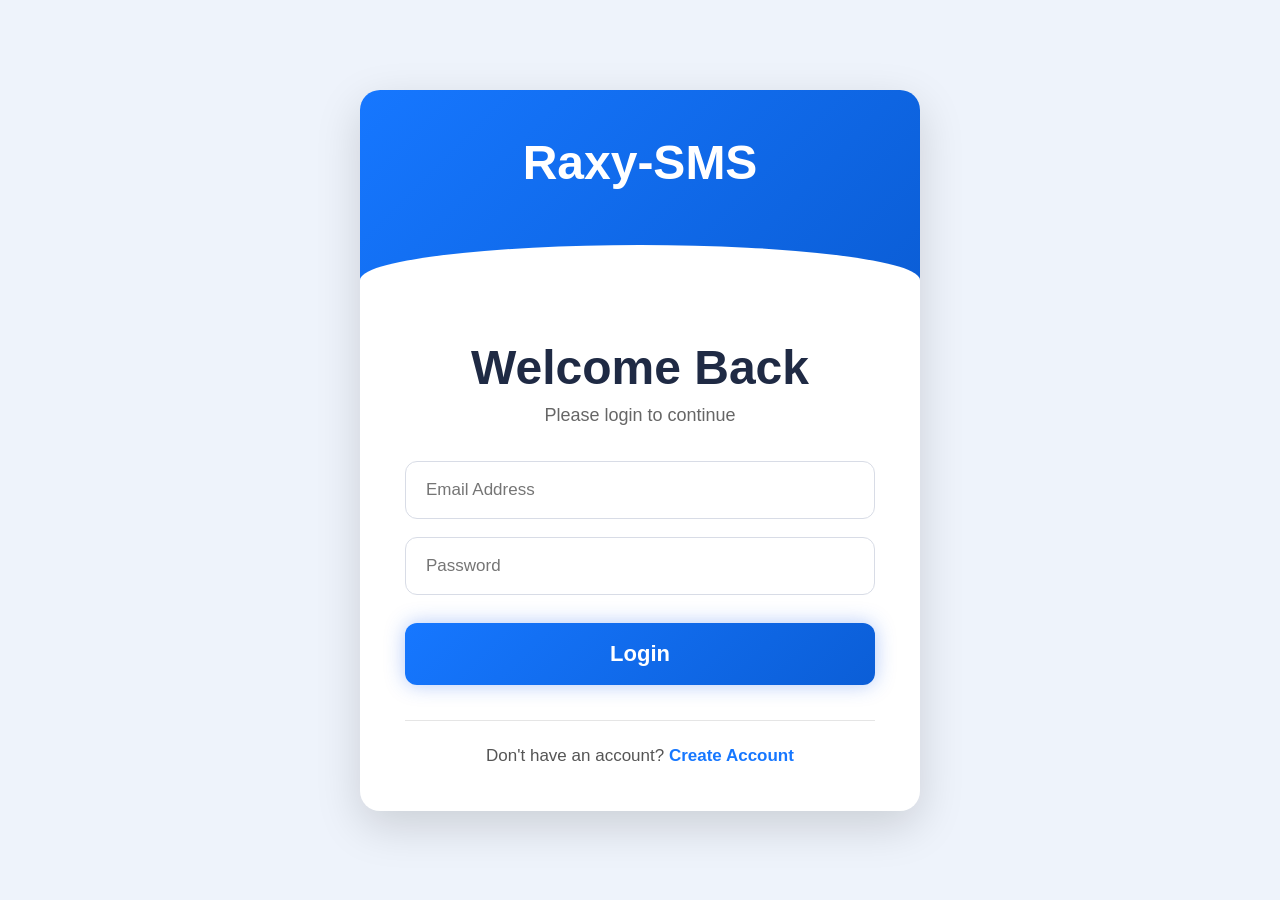
<file: login.html>
<!DOCTYPE html>
<html lang="en">

<head>

<meta charset="UTF-8">

<meta name="viewport" content="width=device-width, initial-scale=1.0">

<title>Welcome Back | Raxy-SMS</title>

<link rel="stylesheet" href="style.css">

</head>

<body class="auth-body">

<div class="auth-container">

<div class="auth-top">

<h1>Raxy-SMS</h1>

</div>

<div class="auth-box">

<h2>Welcome Back</h2>

<p>

Please login to continue

</p>

<form id="loginForm">

<input
type="email"
id="loginEmail"
placeholder="Email Address"
required
>

<input
type="password"
id="loginPassword"
placeholder="Password"
required
>

<button type="submit">

Login

</button>

</form>

<div class="auth-footer">

Don't have an account?

<a href="register.html">

Create Account

</a>

</div>

</div>

</div>

<script src="script.js"></script>

</body>

</html>
</file>
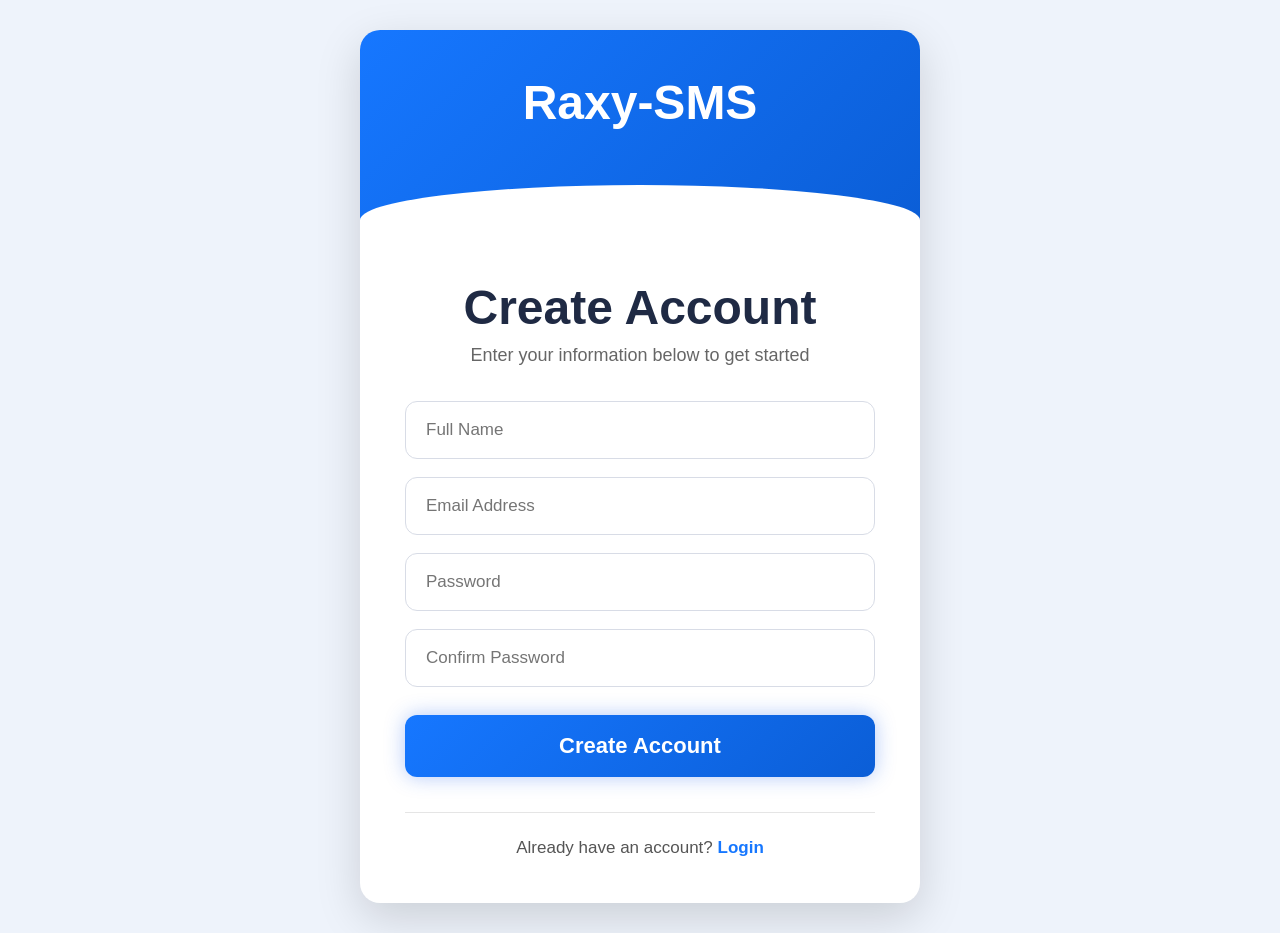
<file: register.html>
<!DOCTYPE html>
<html lang="en">

<head>

<meta charset="UTF-8">

<meta name="viewport" content="width=device-width, initial-scale=1.0">

<title>Create Account | Raxy-SMS</title>

<link rel="stylesheet" href="style.css">

</head>

<body class="auth-body">

<div class="auth-container">

<div class="auth-top">

<h1>Raxy-SMS</h1>

</div>


<div class="auth-box">

<h2>Create Account</h2>

<p>
Enter your information below to get started
</p>


<form id="registerForm">

<input
type="text"
placeholder="Full Name"
id="name"
required
>

<input
type="email"
placeholder="Email Address"
id="email"
required
>

<input
type="password"
placeholder="Password"
id="password"
required
>

<input
type="password"
placeholder="Confirm Password"
id="confirmPassword"
required
>

<button type="submit">

Create Account

</button>

</form>


<div class="auth-footer">

Already have an account?

<a href="login.html">

Login

</a>

</div>

</div>

</div>

<script src="script.js"></script>

</body>

</html>
</file>
<file: style.css>
/* =========================
   RAXY-SMS GLOBAL STYLE
========================= */

*{
    margin:0;
    padding:0;
    box-sizing:border-box;
    font-family:Arial, sans-serif;
}

body{
    background:#050b18;
    color:#fff;
    overflow-x:hidden;
}


/* HEADER */

.header{
    width:100%;
    padding:20px 8%;
    display:flex;
    justify-content:space-between;
    align-items:center;
    background:#081225;
    border-bottom:1px solid rgba(255,255,255,.08);
}

.logo{
    display:flex;
    align-items:center;
    gap:15px;
}

.logo img{
    width:70px;
    height:70px;
    object-fit:cover;
    border-radius:18px;
    border:2px solid #3b82f6;
    box-shadow:0 0 20px rgba(59,130,246,.45);
}

.logo h2{
    color:#3b82f6;
    font-size:28px;
    font-weight:bold;
}

nav{
    display:flex;
    align-items:center;
}

nav a{
    color:#fff;
    text-decoration:none;
    margin-left:25px;
    font-size:16px;
    transition:.3s;
}

nav a:hover{
    color:#3b82f6;
}


/* HERO */

.hero{
    display:flex;
    justify-content:space-between;
    align-items:center;
    gap:60px;
    padding:80px 8%;
}

.hero-text{
    width:50%;
}

.hero-text h1{
    color:#60a5fa;
    font-size:34px;
    margin-bottom:20px;
}

.hero-text h2{
    font-size:48px;
    line-height:1.2;
    margin-bottom:20px;
}

.hero-text p{
    color:#cbd5e1;
    font-size:18px;
    line-height:1.8;
    margin-bottom:30px;
}

button{
    background:#2563eb;
    color:#fff;
    border:none;
    padding:15px 35px;
    font-size:17px;
    border-radius:40px;
    cursor:pointer;
    transition:.3s;
    box-shadow:0 0 20px rgba(37,99,235,.35);
}

button:hover{
    background:#1d4ed8;
    transform:translateY(-2px);
}

.hero-image{
    width:45%;
    display:flex;
    justify-content:center;
}

.hero-image img{
    width:100%;
    max-width:450px;
    border-radius:25px;
    box-shadow:0 0 35px rgba(59,130,246,.25);
}


/* STATS */

.stats{
    display:grid;
    grid-template-columns:repeat(4,1fr);
    gap:20px;
    padding:40px 8%;
}

.stats div{
    background:#111c33;
    padding:30px;
    text-align:center;
    border-radius:18px;
    transition:.3s;
}

.stats div:hover{
    transform:translateY(-5px);
}

.stats h2{
    color:#60a5fa;
    font-size:30px;
    margin-bottom:10px;
}

.stats p{
    color:#d1d5db;
}


/* HOW IT WORKS */

.how{
    padding:70px 8%;
    text-align:center;
}

.how h2{
    font-size:36px;
    margin-bottom:40px;
}

.steps{
    display:grid;
    grid-template-columns:repeat(3,1fr);
    gap:25px;
}

.card{
    background:#111c33;
    padding:35px;
    border-radius:20px;
    transition:.3s;
}

.card:hover{
    transform:translateY(-6px);
}

.card h3{
    color:#60a5fa;
    margin-bottom:15px;
    font-size:24px;
}

.card p{
    color:#cbd5e1;
    line-height:1.8;
}


/* CTA */

.cta{
    text-align:center;
    padding:80px 8%;
}

.cta h2{
    font-size:40px;
    margin-bottom:30px;
}


/* FOOTER */

footer{
    background:#081225;
    text-align:center;
    padding:50px 8%;
    border-top:1px solid rgba(255,255,255,.08);
}

footer img{
    width:80px;
    height:80px;
    object-fit:cover;
    border-radius:18px;
    border:2px solid #3b82f6;
    margin-bottom:20px;
}

footer p{
    color:#cbd5e1;
    margin:12px 0;
    line-height:1.8;
}


/* MOBILE */

@media(max-width:900px){

.header{
    flex-direction:column;
    gap:20px;
}

nav{
    flex-wrap:wrap;
    justify-content:center;
}

nav a{
    margin:10px;
}

.hero{
    flex-direction:column;
    text-align:center;
}

.hero-text{
    width:100%;
}

.hero-image{
    width:100%;
}

.hero-image img{
    max-width:350px;
}

.stats{
    grid-template-columns:1fr;
}

.steps{
    grid-template-columns:1fr;
}

.hero-text h2{
    font-size:36px;
}

.how h2,
.cta h2{
    font-size:30px;
}

.logo img{
    width:60px;
    height:60px;
}

.logo h2{
    font-size:24px;
}

}
/* =====================================
   RAXY-SMS AUTH PAGES
===================================== */

.auth-body{
    background:#eef3fb;
    display:flex;
    justify-content:center;
    align-items:center;
    min-height:100vh;
    padding:30px;
}

.auth-container{
    width:100%;
    max-width:560px;
    background:#fff;
    border-radius:20px;
    overflow:hidden;
    box-shadow:0 15px 45px rgba(0,0,0,.15);
}

.auth-top{
    background:linear-gradient(135deg,#1677ff,#0b5ed7);
    padding:45px 20px 90px;
    text-align:center;
    position:relative;
}

.auth-top::after{
    content:"";
    position:absolute;
    left:0;
    right:0;
    bottom:-35px;
    height:70px;
    background:#fff;
    border-radius:100% 100% 0 0;
}

.auth-top h1{
    color:#fff;
    font-size:48px;
    font-weight:700;
    position:relative;
    z-index:2;
}

.auth-box{
    padding:60px 45px 45px;
    text-align:center;
}

.auth-box h2{
    font-size:48px;
    color:#1f2a44;
    margin-bottom:10px;
}

.auth-box p{
    color:#666;
    margin-bottom:35px;
    font-size:18px;
}

.auth-box input{
    width:100%;
    padding:18px 20px;
    margin-bottom:18px;
    border:1px solid #d8dce6;
    border-radius:12px;
    font-size:17px;
    outline:none;
    transition:.3s;
}

.auth-box input:focus{
    border-color:#1677ff;
    box-shadow:0 0 8px rgba(22,119,255,.25);
}

.auth-box button{
    width:100%;
    padding:18px;
    border:none;
    border-radius:12px;
    background:linear-gradient(135deg,#1677ff,#0b5ed7);
    color:#fff;
    font-size:22px;
    font-weight:bold;
    cursor:pointer;
    margin-top:10px;
}

.auth-box button:hover{
    transform:translateY(-2px);
}

.auth-footer{
    margin-top:35px;
    padding-top:25px;
    border-top:1px solid #e5e5e5;
    color:#555;
    font-size:17px;
}

.auth-footer a{
    color:#1677ff;
    font-weight:bold;
    text-decoration:none;
}

.auth-footer a:hover{
    text-decoration:underline;
}

@media(max-width:600px){

.auth-container{
    border-radius:15px;
}

.auth-top h1{
    font-size:38px;
}

.auth-box{
    padding:50px 25px 30px;
}

.auth-box h2{
    font-size:34px;
}

}
</file>
